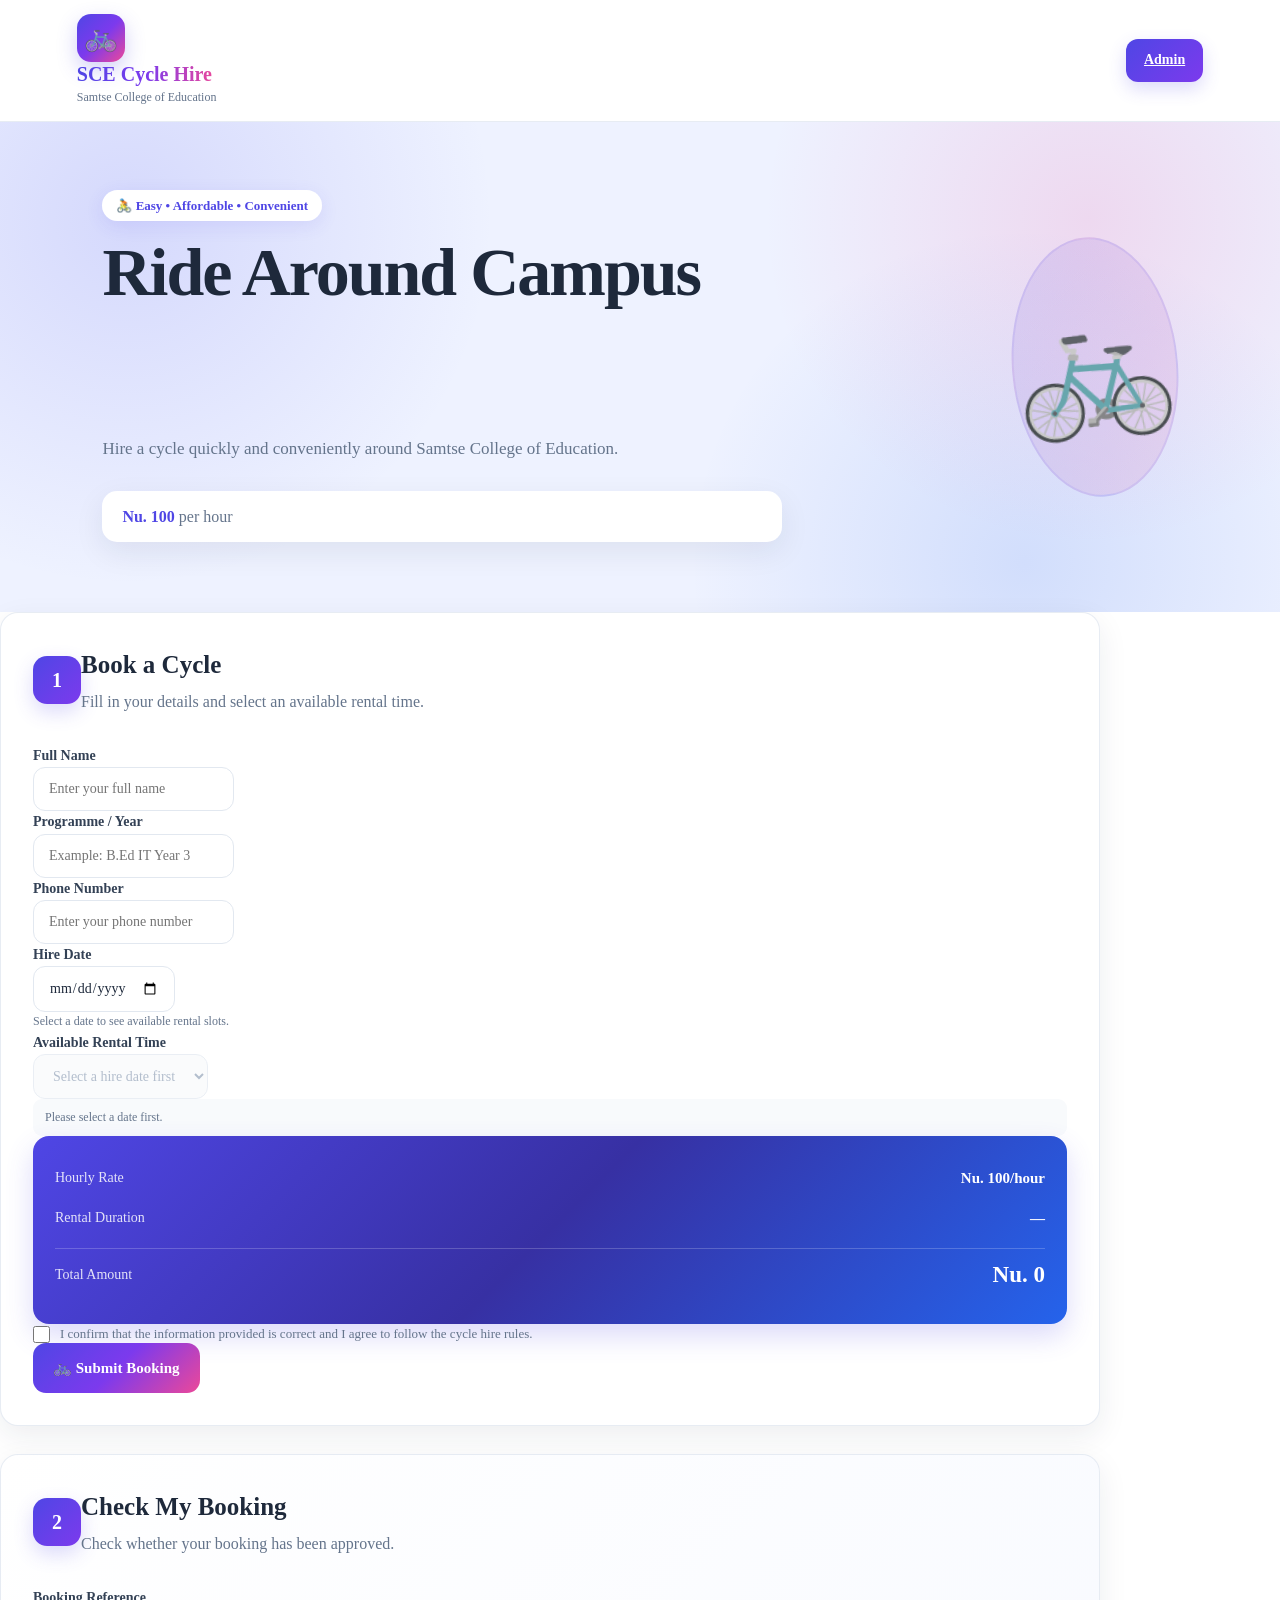
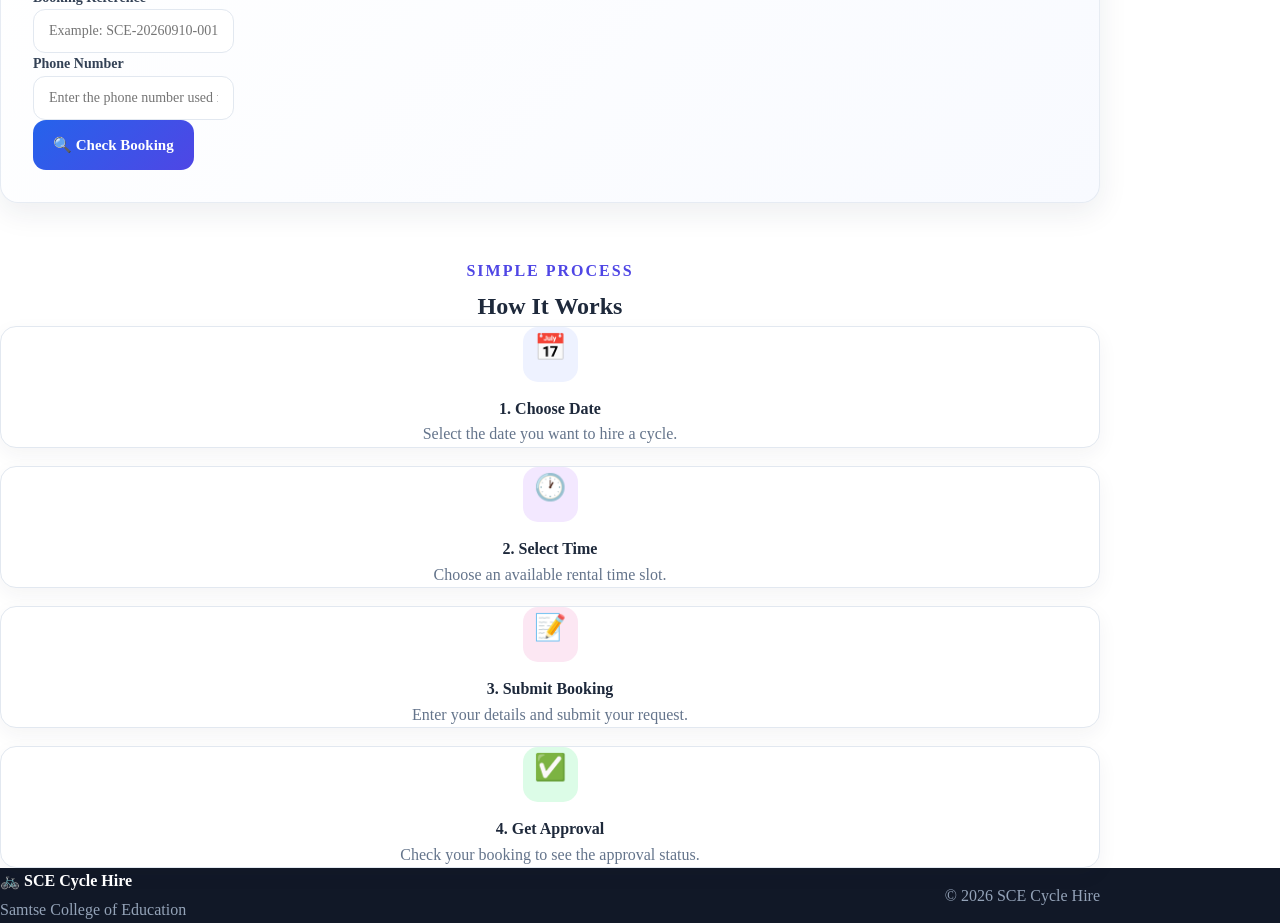
<file: index.html>
<!DOCTYPE html>
<html lang="en">
<head>
    <meta charset="UTF-8">
    <meta name="viewport" content="width=device-width, initial-scale=1.0">

    <title>SCE Cycle Hire</title>

    <link rel="stylesheet" href="style.css">
</head>

<body>

    <!-- =========================
         HEADER
    ========================== -->
    <header class="topbar">

        <div class="brand">
            <div class="brand-icon">🚲</div>

            <div>
                <h1>SCE Cycle Hire</h1>
                <p>Samtse College of Education</p>
            </div>
        </div>

        <a href="admin.html" class="admin-button">
            Admin
        </a>

    </header>


    <!-- =========================
         HERO SECTION
    ========================== -->
    <section class="hero">

        <div class="hero-content">

            <span class="hero-badge">
                🚴 Easy • Affordable • Convenient
            </span>

            <h2>
                Ride Around Campus
                <span>With Ease</span>
            </h2>

            <p>
                Hire a cycle quickly and conveniently around
                Samtse College of Education.
            </p>

            <div class="rate-card">
                <strong>Nu. 100</strong>
                <span>per hour</span>
            </div>

        </div>

        <div class="hero-cycle">
            🚲
        </div>

    </section>


    <!-- =========================
         MAIN CONTENT
    ========================== -->
    <main class="container">

        <!-- =====================
             BOOKING SECTION
        ====================== -->
        <section class="card booking-card">

            <div class="section-heading">

                <div class="section-number">
                    1
                </div>

                <div>
                    <h2>Book a Cycle</h2>
                    <p>
                        Fill in your details and select an available
                        rental time.
                    </p>
                </div>

            </div>


            <form id="bookingForm">

                <!-- Student Name -->
                <div class="form-group">

                    <label for="studentName">
                        Full Name
                    </label>

                    <input
                        type="text"
                        id="studentName"
                        name="studentName"
                        placeholder="Enter your full name"
                        required
                    >

                </div>


                <!-- Programme -->
                <div class="form-group">

                    <label for="programme">
                        Programme / Year
                    </label>

                    <input
                        type="text"
                        id="programme"
                        name="programme"
                        placeholder="Example: B.Ed IT Year 3"
                        required
                    >

                </div>


                <!-- Phone -->
                <div class="form-group">

                    <label for="phone">
                        Phone Number
                    </label>

                    <input
                        type="tel"
                        id="phone"
                        name="phone"
                        placeholder="Enter your phone number"
                        required
                    >

                </div>


                <!-- Hire Date -->
                <div class="form-group">

                    <label for="hireDate">
                        Hire Date
                    </label>

                    <input
                        type="date"
                        id="hireDate"
                        name="hireDate"
                        required
                    >

                    <small>
                        Select a date to see available rental slots.
                    </small>

                </div>


                <!-- Available Slots -->
                <div class="form-group">

                    <label for="timeSlot">
                        Available Rental Time
                    </label>

                    <select
                        id="timeSlot"
                        name="slotId"
                        required
                        disabled
                    >

                        <option value="">
                            Select a hire date first
                        </option>

                    </select>

                    <div
                        id="slotMessage"
                        class="slot-message"
                    >
                        Please select a date first.
                    </div>

                </div>


                <!-- Price Summary -->
                <div class="price-box">

                    <div class="price-row">
                        <span>Hourly Rate</span>
                        <strong>Nu. 100/hour</strong>
                    </div>

                    <div class="price-row">
                        <span>Rental Duration</span>
                        <strong id="durationText">
                            —
                        </strong>
                    </div>

                    <div class="price-row total-row">
                        <span>Total Amount</span>
                        <strong id="totalAmount">
                            Nu. 0
                        </strong>
                    </div>

                </div>


                <!-- Agreement -->
                <div class="agreement">

                    <label>

                        <input
                            type="checkbox"
                            id="agreement"
                            required
                        >

                        <span>
                            I confirm that the information provided
                            is correct and I agree to follow the
                            cycle hire rules.
                        </span>

                    </label>

                </div>


                <!-- Submit -->
                <button
                    type="submit"
                    id="submitButton"
                    class="submit-button"
                >
                    🚲 Submit Booking
                </button>

            </form>

        </section>


        <!-- =====================
             BOOKING RESULT
        ====================== -->
        <section
            id="bookingResult"
            class="card result-card hidden"
        >

            <div class="result-icon">
                ✓
            </div>

            <h2>Booking Submitted!</h2>

            <p>
                Your cycle booking has been successfully submitted.
            </p>


            <div class="booking-reference">

                <span>Booking Reference</span>

                <strong id="bookingId">
                    —
                </strong>

            </div>


            <div class="result-details">

                <div>
                    <span>Status</span>
                    <strong id="resultStatus">
                        Pending
                    </strong>
                </div>

                <div>
                    <span>Hire Date</span>
                    <strong id="resultDate">
                        —
                    </strong>
                </div>

                <div>
                    <span>Rental Time</span>
                    <strong id="resultTime">
                        —
                    </strong>
                </div>

                <div>
                    <span>Duration</span>
                    <strong id="resultDuration">
                        —
                    </strong>
                </div>

                <div>
                    <span>Amount</span>
                    <strong id="resultAmount">
                        —
                    </strong>
                </div>

            </div>


            <p class="result-note">
                Please save your booking reference.
                You can use it below to check your booking status.
            </p>

        </section>


        <!-- =====================
             CHECK BOOKING
        ====================== -->
        <section class="card check-card">

            <div class="section-heading">

                <div class="section-number">
                    2
                </div>

                <div>
                    <h2>Check My Booking</h2>

                    <p>
                        Check whether your booking has been approved.
                    </p>

                </div>

            </div>


            <form id="checkBookingForm">

                <div class="form-group">

                    <label for="checkBookingId">
                        Booking Reference
                    </label>

                    <input
                        type="text"
                        id="checkBookingId"
                        placeholder="Example: SCE-20260910-001"
                        required
                    >

                </div>


                <div class="form-group">

                    <label for="checkPhone">
                        Phone Number
                    </label>

                    <input
                        type="tel"
                        id="checkPhone"
                        placeholder="Enter the phone number used for booking"
                        required
                    >

                </div>


                <button
                    type="submit"
                    class="check-button"
                    id="checkButton"
                >
                    🔍 Check Booking
                </button>

            </form>


            <!-- Status Result -->
            <div
                id="statusResult"
                class="status-result hidden"
            >

                <div class="status-header">

                    <span>
                        Booking Status
                    </span>

                    <strong id="statusBadge">
                        Pending
                    </strong>

                </div>


                <div class="status-details">

                    <div>
                        <span>Booking ID</span>
                        <strong id="statusBookingId">
                            —
                        </strong>
                    </div>

                    <div>
                        <span>Student</span>
                        <strong id="statusStudent">
                            —
                        </strong>
                    </div>

                    <div>
                        <span>Hire Date</span>
                        <strong id="statusDate">
                            —
                        </strong>
                    </div>

                    <div>
                        <span>Rental Time</span>
                        <strong id="statusTime">
                            —
                        </strong>
                    </div>

                    <div>
                        <span>Duration</span>
                        <strong id="statusDuration">
                            —
                        </strong>
                    </div>

                    <div>
                        <span>Amount</span>
                        <strong id="statusAmount">
                            —
                        </strong>
                    </div>

                </div>


                <div
                    id="approvalMessage"
                    class="approval-message"
                >
                    Your booking is waiting for admin approval.
                </div>

            </div>

        </section>


        <!-- =====================
             HOW IT WORKS
        ====================== -->
        <section class="how-section">

            <div class="section-title">

                <span>
                    SIMPLE PROCESS
                </span>

                <h2>
                    How It Works
                </h2>

            </div>


            <div class="steps">

                <div class="step-card">

                    <div class="step-icon">
                        📅
                    </div>

                    <h3>
                        1. Choose Date
                    </h3>

                    <p>
                        Select the date you want to hire a cycle.
                    </p>

                </div>


                <div class="step-card">

                    <div class="step-icon">
                        🕐
                    </div>

                    <h3>
                        2. Select Time
                    </h3>

                    <p>
                        Choose an available rental time slot.
                    </p>

                </div>


                <div class="step-card">

                    <div class="step-icon">
                        📝
                    </div>

                    <h3>
                        3. Submit Booking
                    </h3>

                    <p>
                        Enter your details and submit your request.
                    </p>

                </div>


                <div class="step-card">

                    <div class="step-icon">
                        ✅
                    </div>

                    <h3>
                        4. Get Approval
                    </h3>

                    <p>
                        Check your booking to see the approval status.
                    </p>

                </div>

            </div>

        </section>

    </main>


    <!-- =========================
         FOOTER
    ========================== -->
    <footer>

        <div class="footer-content">

            <div>
                <strong>
                    🚲 SCE Cycle Hire
                </strong>

                <p>
                    Samtse College of Education
                </p>
            </div>

            <p>
                © 2026 SCE Cycle Hire
            </p>

        </div>

    </footer>


    <!-- =========================
         LOADING OVERLAY
    ========================== -->
    <div
        id="loadingOverlay"
        class="loading-overlay hidden"
    >

        <div class="loading-box">

            <div class="loader"></div>

            <p id="loadingText">
                Processing...
            </p>

        </div>

    </div>


    <!-- JavaScript -->
    <script src="script.js"></script>

</body>
</html>
</file>
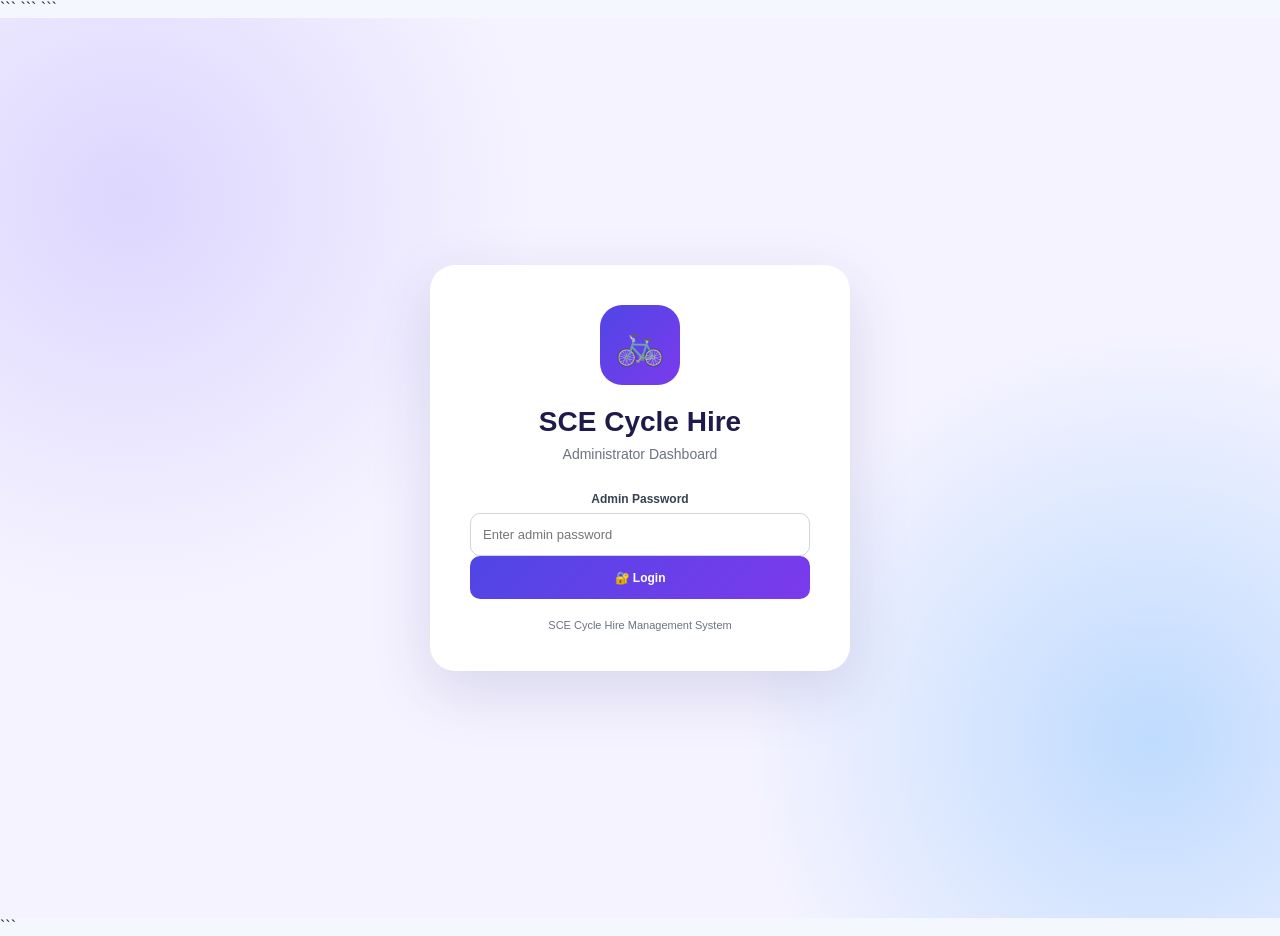
<file: admin.html>
<!DOCTYPE html>

<html lang="en">
<head>
    <meta charset="UTF-8">
    <meta name="viewport" content="width=device-width, initial-scale=1.0">

```
<title>SCE Cycle Hire - Admin</title>

<link rel="stylesheet" href="admin.css">
```

</head>

<body>

```
<!-- =====================================================
     LOGIN SCREEN
====================================================== -->

<section id="loginScreen" class="login-screen">

    <div class="login-card">

        <div class="login-logo">
            🚲
        </div>

        <h1>SCE Cycle Hire</h1>

        <p class="login-subtitle">
            Administrator Dashboard
        </p>

        <form id="loginForm">

            <div class="form-group">

                <label for="adminPassword">
                    Admin Password
                </label>

                <input
                    type="password"
                    id="adminPassword"
                    placeholder="Enter admin password"
                    autocomplete="current-password"
                    required
                >

            </div>

            <button
                type="submit"
                class="primary-button login-button"
            >
                🔐 Login
            </button>

        </form>

        <p class="login-help">
            SCE Cycle Hire Management System
        </p>

    </div>

</section>


<!-- =====================================================
     ADMIN APPLICATION
====================================================== -->

<div id="adminApp" class="admin-app hidden">


    <!-- =================================================
         SIDEBAR
    ================================================== -->

    <aside class="sidebar">

        <div class="sidebar-brand">

            <div class="brand-icon">
                🚲
            </div>

            <div>
                <h2>SCE Cycle Hire</h2>
                <span>Admin Panel</span>
            </div>

        </div>


        <nav class="sidebar-nav">

            <button
                class="nav-item active"
                data-page="dashboardPage"
            >
                <span class="nav-icon">📊</span>
                <span>Dashboard</span>
            </button>


            <button
                class="nav-item"
                data-page="slotsPage"
            >
                <span class="nav-icon">🕒</span>
                <span>Rental Slots</span>
            </button>


            <button
                class="nav-item"
                data-page="bookingsPage"
            >
                <span class="nav-icon">📋</span>
                <span>Bookings</span>
            </button>


            <a
                href="index.html"
                class="nav-item student-link"
            >
                <span class="nav-icon">🎓</span>
                <span>Student Booking</span>
            </a>


            <button
                class="nav-item logout-item"
                id="logoutButton"
            >
                <span class="nav-icon">🚪</span>
                <span>Logout</span>
            </button>

        </nav>


        <div class="sidebar-footer">

            <div class="admin-profile">

                <div class="profile-icon">
                    A
                </div>

                <div>
                    <strong>Administrator</strong>
                    <span>SCE Cycle Hire</span>
                </div>

            </div>

        </div>

    </aside>


    <!-- =================================================
         MAIN CONTENT
    ================================================== -->

    <main class="main-content">


        <!-- =============================================
             TOP BAR
        ============================================== -->

        <header class="topbar">

            <div>

                <p class="topbar-label">
                    Management System
                </p>

                <h1 id="pageTitle">
                    Dashboard
                </h1>

            </div>


            <div class="topbar-actions">

                <a
                    href="index.html"
                    class="view-student-button"
                >
                    🌐 Student Site
                </a>

                <button
                    id="refreshButton"
                    class="refresh-button"
                    title="Refresh data"
                >
                    🔄
                </button>

            </div>

        </header>


        <!-- =================================================
             DASHBOARD PAGE
        ================================================== -->

        <section
            id="dashboardPage"
            class="admin-page active-page"
        >

            <div class="page-intro">

                <div>

                    <h2>
                        Welcome back 👋
                    </h2>

                    <p>
                        Manage cycle bookings, rental slots and student requests.
                    </p>

                </div>

                <div class="today-date" id="dashboardDate">
                    —
                </div>

            </div>


            <!-- STAT CARDS -->

            <div class="stats-grid">


                <div class="stat-card purple-card">

                    <div class="stat-icon">
                        📋
                    </div>

                    <div class="stat-content">

                        <span>Total Bookings</span>

                        <strong id="totalBookings">
                            0
                        </strong>

                    </div>

                </div>


                <div class="stat-card blue-card">

                    <div class="stat-icon">
                        📅
                    </div>

                    <div class="stat-content">

                        <span>Today's Bookings</span>

                        <strong id="todayBookings">
                            0
                        </strong>

                    </div>

                </div>


                <div class="stat-card orange-card">

                    <div class="stat-icon">
                        🚴
                    </div>

                    <div class="stat-content">

                        <span>Ongoing Rentals</span>

                        <strong id="ongoingBookings">
                            0
                        </strong>

                    </div>

                </div>


                <div class="stat-card green-card">

                    <div class="stat-icon">
                        💰
                    </div>

                    <div class="stat-content">

                        <span>Total Earnings</span>

                        <strong>
                            Nu. <span id="totalEarnings">0</span>
                        </strong>

                    </div>

                </div>

            </div>


            <!-- DASHBOARD TWO COLUMN -->

            <div class="dashboard-grid">


                <!-- CYCLE STATUS -->

                <div class="panel cycle-status-panel">

                    <div class="panel-header">

                        <div>

                            <h3>
                                Cycle Status
                            </h3>

                            <p>
                                Current rental availability
                            </p>

                        </div>

                        <span
                            id="adminCycleStatus"
                            class="status-pill available"
                        >
                            Available
                        </span>

                    </div>


                    <div class="cycle-visual">

                        <div class="big-cycle">
                            🚲
                        </div>

                        <div>

                            <strong>
                                Campus Cycles
                            </strong>

                            <p id="cycleStatusText">
                                Ready for student bookings
                            </p>

                        </div>

                    </div>

                </div>


                <!-- QUICK ACTIONS -->

                <div class="panel">

                    <div class="panel-header">

                        <div>

                            <h3>
                                Quick Actions
                            </h3>

                            <p>
                                Frequently used tools
                            </p>

                        </div>

                    </div>


                    <div class="quick-actions">

                        <button
                            class="quick-action"
                            data-go-page="slotsPage"
                        >
                            <span>🕒</span>
                            <div>
                                <strong>Add Rental Slot</strong>
                                <small>Create a new time slot</small>
                            </div>
                        </button>


                        <button
                            class="quick-action"
                            data-go-page="bookingsPage"
                        >
                            <span>📋</span>
                            <div>
                                <strong>View Bookings</strong>
                                <small>Manage student requests</small>
                            </div>
                        </button>


                        <a
                            href="index.html"
                            class="quick-action"
                        >
                            <span>🎓</span>
                            <div>
                                <strong>Student Site</strong>
                                <small>Open booking page</small>
                            </div>
                        </a>

                    </div>

                </div>

            </div>


            <!-- RECENT BOOKINGS -->

            <div class="panel">

                <div class="panel-header">

                    <div>

                        <h3>
                            Recent Bookings
                        </h3>

                        <p>
                            Latest student booking requests
                        </p>

                    </div>

                    <button
                        class="text-button"
                        data-go-page="bookingsPage"
                    >
                        View All →
                    </button>

                </div>


                <div class="table-wrapper">

                    <table>

                        <thead>

                            <tr>
                                <th>Booking ID</th>
                                <th>Student</th>
                                <th>Date</th>
                                <th>Time</th>
                                <th>Amount</th>
                                <th>Status</th>
                            </tr>

                        </thead>

                        <tbody id="recentBookingTable">

                            <tr>
                                <td colspan="6" class="empty-table">
                                    Loading bookings...
                                </td>
                            </tr>

                        </tbody>

                    </table>

                </div>

            </div>

        </section>


        <!-- =================================================
             RENTAL SLOTS PAGE
        ================================================== -->

        <section
            id="slotsPage"
            class="admin-page"
        >

            <div class="page-intro">

                <div>

                    <h2>
                        Rental Slots 🕒
                    </h2>

                    <p>
                        Create and manage available cycle rental times.
                    </p>

                </div>

            </div>


            <!-- ADD SLOT -->

            <div class="panel">

                <div class="panel-header">

                    <div>

                        <h3>
                            Add Rental Slot
                        </h3>

                        <p>
                            Create a time slot students can book.
                        </p>

                    </div>

                    <div class="rate-display">
                        Nu. 100/hour
                    </div>

                </div>


                <form id="slotForm">

                    <div class="form-grid">


                        <div class="form-group">

                            <label for="slotDate">
                                Rental Date
                            </label>

                            <input
                                type="date"
                                id="slotDate"
                                required
                            >

                        </div>


                        <div class="form-group">

                            <label for="slotStartTime">
                                Start Time
                            </label>

                            <input
                                type="time"
                                id="slotStartTime"
                                required
                            >

                        </div>


                        <div class="form-group">

                            <label for="slotEndTime">
                                End Time
                            </label>

                            <input
                                type="time"
                                id="slotEndTime"
                                required
                            >

                        </div>


                        <div class="form-group">

                            <label>
                                Duration / Price
                            </label>

                            <div
                                id="slotPreview"
                                class="input-preview"
                            >
                                Select start and end time
                            </div>

                        </div>


                    </div>


                    <div class="form-actions">

                        <button
                            type="submit"
                            id="addSlotButton"
                            class="primary-button"
                        >
                            ➕ Add Rental Slot
                        </button>

                    </div>

                </form>

            </div>


            <!-- SLOT FILTER -->

            <div class="panel">

                <div class="panel-header">

                    <div>

                        <h3>
                            Rental Slots
                        </h3>

                        <p>
                            Manage your available rental schedule.
                        </p>

                    </div>

                    <div class="filter-inline">

                        <label for="slotDateFilter">
                            Date
                        </label>

                        <input
                            type="date"
                            id="slotDateFilter"
                        >

                        <button
                            id="clearSlotFilter"
                            class="small-button"
                            type="button"
                        >
                            Clear
                        </button>

                    </div>

                </div>


                <div class="table-wrapper">

                    <table>

                        <thead>

                            <tr>
                                <th>Date</th>
                                <th>Time</th>
                                <th>Duration</th>
                                <th>Rate</th>
                                <th>Status</th>
                                <th>Action</th>
                            </tr>

                        </thead>

                        <tbody id="slotTable">

                            <tr>
                                <td colspan="6" class="empty-table">
                                    Loading rental slots...
                                </td>
                            </tr>

                        </tbody>

                    </table>

                </div>

            </div>

        </section>


        <!-- =================================================
             BOOKINGS PAGE
        ================================================== -->

        <section
            id="bookingsPage"
            class="admin-page"
        >

            <div class="page-intro">

                <div>

                    <h2>
                        Student Bookings 📋
                    </h2>

                    <p>
                        Review and manage all cycle hire requests.
                    </p>

                </div>

            </div>


            <!-- FILTERS -->

            <div class="panel">

                <div class="filters">

                    <div class="filter-group search-filter">

                        <label for="bookingSearch">
                            Search
                        </label>

                        <input
                            type="search"
                            id="bookingSearch"
                            placeholder="Booking ID, student name or phone..."
                        >

                    </div>


                    <div class="filter-group">

                        <label for="bookingDateFilter">
                            Date
                        </label>

                        <input
                            type="date"
                            id="bookingDateFilter"
                        >

                    </div>


                    <div class="filter-group">

                        <label for="bookingStatusFilter">
                            Status
                        </label>

                        <select id="bookingStatusFilter">

                            <option value="">
                                All Statuses
                            </option>

                            <option value="Pending">
                                Pending
                            </option>

                            <option value="Approved">
                                Approved
                            </option>

                            <option value="Rejected">
                                Rejected
                            </option>

                            <option value="Ongoing">
                                Ongoing
                            </option>

                            <option value="Returned">
                                Returned
                            </option>

                            <option value="Cancelled">
                                Cancelled
                            </option>

                        </select>

                    </div>


                    <div class="filter-actions">

                        <button
                            id="clearBookingFilters"
                            class="secondary-button"
                            type="button"
                        >
                            Clear Filters
                        </button>

                    </div>

                </div>

            </div>


            <!-- BOOKINGS TABLE -->

            <div class="panel">

                <div class="panel-header">

                    <div>

                        <h3>
                            All Bookings
                        </h3>

                        <p id="bookingCount">
                            Loading...
                        </p>

                    </div>

                    <button
                        id="refreshBookingsButton"
                        class="small-button"
                        type="button"
                    >
                        🔄 Refresh
                    </button>

                </div>


                <div class="table-wrapper">

                    <table class="booking-table">

                        <thead>

                            <tr>
                                <th>Booking</th>
                                <th>Student</th>
                                <th>Programme</th>
                                <th>Date</th>
                                <th>Rental Time</th>
                                <th>Duration</th>
                                <th>Amount</th>
                                <th>Status</th>
                                <th>Action</th>
                            </tr>

                        </thead>

                        <tbody id="bookingTable">

                            <tr>
                                <td colspan="9" class="empty-table">
                                    Loading bookings...
                                </td>
                            </tr>

                        </tbody>

                    </table>

                </div>

            </div>

        </section>


    </main>

</div>


<!-- =====================================================
     TOAST NOTIFICATION
====================================================== -->

<div
    id="toast"
    class="toast"
>

    <div
        id="toastIcon"
        class="toast-icon"
    >
        ✓
    </div>

    <div>

        <strong id="toastTitle">
            Success
        </strong>

        <p id="toastMessage">
            Operation completed.
        </p>

    </div>

    <button
        id="toastClose"
        class="toast-close"
        type="button"
    >
        ×
    </button>

</div>


<!-- =====================================================
     LOADING OVERLAY
====================================================== -->

<div
    id="loadingOverlay"
    class="loading-overlay hidden"
>

    <div class="loading-box">

        <div class="loading-spinner"></div>

        <p id="loadingText">
            Loading...
        </p>

    </div>

</div>


<!-- =====================================================
     ADMIN JAVASCRIPT
====================================================== -->

<script src="admin.js"></script>
```

</body>
</html>
</file>
<file: style.css>
/* =========================================================
SCE CYCLE HIRE
STUDENT WEBSITE STYLES
FULLY RESPONSIVE VERSION
========================================================= */

:root {
--primary: #4f46e5;
--primary-dark: #3730a3;
--secondary: #7c3aed;
--blue: #2563eb;
--pink: #ec4899;
--orange: #f97316;

```
--background: #f5f7ff;
--white: #ffffff;
--text: #1e293b;
--muted: #64748b;
--border: #e2e8f0;

--success: #16a34a;
--danger: #dc2626;
--warning: #d97706;

--shadow: 0 10px 30px rgba(30, 41, 59, 0.08);
--radius: 18px;
```

}

/* =========================================================
RESET
========================================================= */

* {
  margin: 0;
  padding: 0;
  box-sizing: border-box;
  }

html {
scroll-behavior: smooth;
width: 100%;
overflow-x: hidden;
}

body {
width: 100%;
min-width: 0;

```
font-family:
    Inter,
    "Segoe UI",
    Arial,
    sans-serif;

background: var(--background);
color: var(--text);
line-height: 1.6;

overflow-x: hidden;
```

}

img,
svg,
video {
max-width: 100%;
}

button,
input,
select {
max-width: 100%;
}

/* =========================================================
TOPBAR
========================================================= */

.topbar {
position: sticky;
top: 0;
z-index: 1000;

```
width: 100%;

display: flex;
align-items: center;
justify-content: space-between;

gap: 15px;

padding: 14px 6%;

background: rgba(255, 255, 255, 0.94);
backdrop-filter: blur(12px);
-webkit-backdrop-filter: blur(12px);

border-bottom: 1px solid rgba(226, 232, 240, 0.8);
```

}

/* Brand */

.brand {
min-width: 0;

```
display: flex;
align-items: center;

gap: 12px;
```

}

.brand-icon {
width: 48px;
height: 48px;

```
min-width: 48px;

display: flex;
align-items: center;
justify-content: center;

border-radius: 14px;

font-size: 27px;

background:
    linear-gradient(
        135deg,
        #4f46e5,
        #7c3aed,
        #ec4899
    );

box-shadow:
    0 8px 20px rgba(79, 70, 229, 0.25);
```

}

.brand > div:last-child {
min-width: 0;
}

.brand h1 {
font-size: 20px;
line-height: 1.2;
font-weight: 800;

```
white-space: nowrap;

background:
    linear-gradient(
        90deg,
        #4f46e5,
        #7c3aed,
        #ec4899
    );

-webkit-background-clip: text;
-webkit-text-fill-color: transparent;
```

}

.brand p {
color: var(--muted);
font-size: 12px;
margin-top: 2px;

```
white-space: nowrap;
```

}

/* Admin button */

.admin-button {
flex-shrink: 0;

```
text-decoration: none;

padding: 10px 18px;

border-radius: 12px;

color: white;
font-size: 14px;
font-weight: 700;

background:
    linear-gradient(
        135deg,
        var(--primary),
        var(--secondary)
    );

box-shadow:
    0 7px 18px rgba(79, 70, 229, 0.2);

transition: 0.25s ease;
```

}

.admin-button:hover {
transform: translateY(-2px);

```
box-shadow:
    0 10px 24px rgba(79, 70, 229, 0.3);
```

}

/* =========================================================
HERO
========================================================= */

.hero {
position: relative;
overflow: hidden;

```
width: 100%;
min-height: 430px;

display: flex;
align-items: center;
justify-content: space-between;

gap: 40px;

padding: 70px 8%;

background:
    radial-gradient(
        circle at 10% 20%,
        rgba(99, 102, 241, 0.18),
        transparent 30%
    ),
    radial-gradient(
        circle at 85% 20%,
        rgba(236, 72, 153, 0.15),
        transparent 28%
    ),
    radial-gradient(
        circle at 80% 90%,
        rgba(37, 99, 235, 0.14),
        transparent 30%
    ),
    #eef2ff;
```

}

.hero-content {
width: 100%;
max-width: 680px;

```
min-width: 0;

position: relative;
z-index: 2;
```

}

.hero-badge {
max-width: 100%;

```
display: inline-flex;
align-items: center;

padding: 8px 14px;

border-radius: 50px;

background: white;

color: var(--primary);

font-size: 13px;
font-weight: 700;

box-shadow:
    0 5px 18px rgba(79, 70, 229, 0.1);

margin-bottom: 18px;
```

}

.hero h2 {
font-size: clamp(40px, 6vw, 68px);

```
line-height: 1.05;

font-weight: 900;

letter-spacing: -2px;

overflow-wrap: break-word;
```

}

.hero h2 span {
display: block;

```
background:
    linear-gradient(
        90deg,
        #4f46e5,
        #7c3aed,
        #ec4899,
        #f97316
    );

background-size: 250%;

-webkit-background-clip: text;
-webkit-text-fill-color: transparent;

animation: gradientMove 5s ease infinite;
```

}

@keyframes gradientMove {

```
0% {
    background-position: 0%;
}

50% {
    background-position: 100%;
}

100% {
    background-position: 0%;
}
```

}

.hero p {
width: 100%;
max-width: 600px;

```
margin-top: 18px;

color: var(--muted);

font-size: 17px;
```

}

/* Rate */

.rate-card {
max-width: 100%;

```
display: inline-flex;
align-items: baseline;

gap: 8px;

margin-top: 28px;

padding: 13px 20px;

border-radius: 15px;

background: white;

box-shadow: var(--shadow);
```

}

.rate-card strong {
color: var(--primary);

```
font-size: 25px;
```

}

.rate-card span {
color: var(--muted);

```
font-size: 14px;
```

}

/* Hero cycle */

.hero-cycle {
flex-shrink: 0;

```
width: 260px;
height: 260px;

display: flex;
align-items: center;
justify-content: center;

border-radius: 50%;

background:
    linear-gradient(
        135deg,
        rgba(79, 70, 229, 0.12),
        rgba(236, 72, 153, 0.12)
    );

border: 2px solid rgba(79, 70, 229, 0.1);

font-size: 130px;

transform: rotate(-5deg);

animation: floatCycle 4s ease-in-out infinite;
```

}

@keyframes floatCycle {

```
0%,
100% {
    transform: translateY(0) rotate(-5deg);
}

50% {
    transform: translateY(-12px) rotate(3deg);
}
```

}

/* =========================================================
MAIN CONTAINER
========================================================= */

.container {
width: min(1100px, 92%);

```
margin: 45px auto 70px;

min-width: 0;
```

}

/* =========================================================
CARDS
========================================================= */

.card {
position: relative;

```
width: 100%;
min-width: 0;

background: var(--white);

border-radius: var(--radius);

padding: 32px;

margin-bottom: 28px;

box-shadow: var(--shadow);

border: 1px solid rgba(226, 232, 240, 0.8);

overflow: hidden;
```

}

.card::before {
content: "";

```
position: absolute;

top: 0;
left: 0;

width: 100%;
height: 4px;

background:
    linear-gradient(
        90deg,
        #4f46e5,
        #7c3aed,
        #ec4899,
        #f97316
    );
```

}

/* =========================================================
SECTION HEADING
========================================================= */

.section-heading {
display: flex;
align-items: center;

```
gap: 15px;

margin-bottom: 30px;

min-width: 0;
```

}

.section-number {
min-width: 48px;
width: 48px;
height: 48px;

```
flex-shrink: 0;

display: flex;
align-items: center;
justify-content: center;

border-radius: 14px;

color: white;

font-size: 20px;
font-weight: 800;

background:
    linear-gradient(
        135deg,
        var(--primary),
        var(--secondary)
    );

box-shadow:
    0 8px 20px rgba(79, 70, 229, 0.2);
```

}

.section-heading > div:last-child {
min-width: 0;
}

.section-heading h2 {
font-size: 25px;

```
line-height: 1.2;

font-weight: 800;

overflow-wrap: break-word;
```

}

.section-heading p {
color: var(--muted);

```
font-size: 14px;

margin-top: 4px;

overflow-wrap: break-word;
```

}

/* =========================================================
FORM
========================================================= */

.form-group {
width: 100%;

```
margin-bottom: 21px;

min-width: 0;
```

}

.form-group label {
display: block;

```
margin-bottom: 8px;

color: #334155;

font-size: 14px;

font-weight: 700;
```

}

.form-group small {
display: block;

```
margin-top: 6px;

color: var(--muted);

font-size: 12px;
```

}

input,
select {
display: block;

```
width: 100%;
min-width: 0;

padding: 13px 15px;

border: 1.5px solid var(--border);

border-radius: 12px;

outline: none;

background: #fff;

color: var(--text);

font-family: inherit;

font-size: 14px;

transition: 0.2s ease;

appearance: auto;
```

}

input:hover,
select:hover {
border-color: #a5b4fc;
}

input:focus,
select:focus {
border-color: var(--primary);

```
box-shadow:
    0 0 0 4px rgba(79, 70, 229, 0.08);
```

}

select:disabled {
background: #f8fafc;

```
cursor: not-allowed;

color: #94a3b8;
```

}

/* =========================================================
SLOT MESSAGE
========================================================= */

.slot-message {
width: 100%;

```
margin-top: 8px;

padding: 9px 12px;

border-radius: 9px;

background: #f8fafc;

color: var(--muted);

font-size: 12px;

overflow-wrap: break-word;
```

}

.slot-message.success {
color: #166534;

```
background: #f0fdf4;
```

}

.slot-message.warning {
color: #92400e;

```
background: #fffbeb;
```

}

.slot-message.error {
color: #991b1b;

```
background: #fef2f2;
```

}

/* =========================================================
PRICE BOX
========================================================= */

.price-box {
width: 100%;

```
margin: 28px 0;

padding: 22px;

border-radius: 16px;

color: white;

background:
    linear-gradient(
        135deg,
        #4f46e5,
        #3730a3,
        #2563eb
    );

box-shadow:
    0 12px 28px rgba(79, 70, 229, 0.2);
```

}

.price-row {
display: flex;
justify-content: space-between;
align-items: center;

```
gap: 15px;

padding: 8px 0;

font-size: 14px;
```

}

.price-row span {
opacity: 0.85;

```
min-width: 0;
```

}

.price-row strong {
font-size: 15px;

```
text-align: right;

flex-shrink: 0;
```

}

.total-row {
margin-top: 10px;

```
padding-top: 15px;

border-top: 1px solid rgba(255, 255, 255, 0.2);
```

}

.total-row strong {
font-size: 23px;
}

/* =========================================================
AGREEMENT
========================================================= */

.agreement {
width: 100%;

```
margin: 22px 0;
```

}

.agreement label {
display: flex;

```
align-items: flex-start;

gap: 10px;

cursor: pointer;

color: var(--muted);

font-size: 13px;

line-height: 1.5;
```

}

.agreement input {
width: 17px;
height: 17px;

```
min-width: 17px;

margin-top: 2px;

padding: 0;

accent-color: var(--primary);

flex-shrink: 0;
```

}

/* =========================================================
BUTTONS
========================================================= */

.submit-button,
.check-button {
display: block;

```
width: 100%;

min-height: 50px;

border: none;

padding: 15px 20px;

border-radius: 13px;

color: white;

font-family: inherit;

font-size: 15px;

font-weight: 800;

cursor: pointer;

transition: 0.25s ease;

-webkit-tap-highlight-color: transparent;
```

}

.submit-button {
background:
linear-gradient(
135deg,
#4f46e5,
#7c3aed,
#ec4899
);

```
box-shadow:
    0 10px 25px rgba(79, 70, 229, 0.25);
```

}

.check-button {
background:
linear-gradient(
135deg,
#2563eb,
#4f46e5
);
}

.submit-button:hover,
.check-button:hover {
transform: translateY(-2px);

```
box-shadow:
    0 12px 28px rgba(79, 70, 229, 0.3);
```

}

.submit-button:active,
.check-button:active {
transform: translateY(0);
}

button:disabled {
opacity: 0.6;

```
cursor: not-allowed;

transform: none !important;
```

}

/* =========================================================
RESULT CARD
========================================================= */

.result-card {
text-align: center;

```
background:
    linear-gradient(
        135deg,
        #ffffff,
        #f5f3ff
    );
```

}

.result-icon {
width: 65px;
height: 65px;

```
display: flex;
align-items: center;
justify-content: center;

margin: 0 auto 15px;

border-radius: 50%;

background: #dcfce7;

color: var(--success);

font-size: 30px;
font-weight: 900;
```

}

.result-card h2 {
font-size: 27px;

```
margin-bottom: 5px;

overflow-wrap: break-word;
```

}

.result-card > p {
color: var(--muted);

```
font-size: 14px;

overflow-wrap: break-word;
```

}

/* Booking reference */

.booking-reference {
width: 100%;
max-width: 450px;

```
margin: 25px auto;

padding: 18px;

border-radius: 14px;

background: white;

border: 2px dashed #a5b4fc;

overflow: hidden;
```

}

.booking-reference span {
display: block;

```
color: var(--muted);

font-size: 12px;

margin-bottom: 5px;
```

}

.booking-reference strong {
display: block;

```
color: var(--primary);

font-size: 23px;

letter-spacing: 1px;

overflow-wrap: anywhere;
```

}

/* Result details */

.result-details {
display: grid;

```
grid-template-columns: repeat(5, minmax(0, 1fr));

gap: 12px;

margin-top: 20px;
```

}

.result-details div {
min-width: 0;

```
padding: 15px 10px;

border-radius: 12px;

background: white;

border: 1px solid var(--border);
```

}

.result-details span,
.status-details span {
display: block;

```
color: var(--muted);

font-size: 11px;

margin-bottom: 4px;
```

}

.result-details strong,
.status-details strong {
font-size: 13px;

```
word-break: break-word;

overflow-wrap: anywhere;
```

}

.result-note {
margin-top: 22px !important;

```
padding: 12px;

border-radius: 10px;

background: #eef2ff;

color: #4338ca !important;

font-size: 13px !important;

overflow-wrap: break-word;
```

}

/* =========================================================
CHECK BOOKING
========================================================= */

.check-card {
background:
linear-gradient(
135deg,
#ffffff,
#f8faff
);
}

/* =========================================================
STATUS RESULT
========================================================= */

.status-result {
width: 100%;

```
margin-top: 25px;

padding: 20px;

border-radius: 15px;

background: #f8fafc;

border: 1px solid var(--border);

overflow: hidden;
```

}

.status-header {
display: flex;

```
align-items: center;

justify-content: space-between;

gap: 15px;

padding-bottom: 15px;

border-bottom: 1px solid var(--border);
```

}

.status-header span {
font-weight: 800;

```
min-width: 0;
```

}

.status-header strong {
display: inline-flex;

```
align-items: center;

justify-content: center;

padding: 6px 13px;

border-radius: 50px;

background: #fef3c7;

color: #92400e;

font-size: 12px;

flex-shrink: 0;
```

}

.status-header strong.approved {
background: #dcfce7;
color: #166534;
}

.status-header strong.rejected,
.status-header strong.cancelled {
background: #fee2e2;
color: #991b1b;
}

.status-header strong.ongoing {
background: #dbeafe;
color: #1e40af;
}

.status-header strong.returned {
background: #ede9fe;
color: #5b21b6;
}

.status-details {
display: grid;

```
grid-template-columns: repeat(3, minmax(0, 1fr));

gap: 12px;

margin-top: 18px;
```

}

.status-details div {
min-width: 0;

```
padding: 12px;

border-radius: 10px;

background: white;

border: 1px solid var(--border);
```

}

/* Approval message */

.approval-message {
margin-top: 18px;

```
padding: 13px 15px;

border-radius: 10px;

background: #fffbeb;

color: #92400e;

font-size: 13px;

font-weight: 600;

overflow-wrap: break-word;
```

}

.approval-message.approved {
background: #f0fdf4;

```
color: #166534;
```

}

.approval-message.rejected,
.approval-message.cancelled {
background: #fef2f2;

```
color: #991b1b;
```

}

.approval-message.ongoing {
background: #eff6ff;

```
color: #1e40af;
```

}

.approval-message.returned {
background: #f5f3ff;

```
color: #5b21b6;
```

}

/* =========================================================
HOW IT WORKS
========================================================= */

.how-section {
margin-top: 55px;
}

.section-title {
text-align: center;

```
margin-bottom: 28px;
```

}

.section-title span {
color: var(--primary);

```
font-size: 11px;

font-weight: 800;

letter-spacing: 2px;
```

}

.section-title h2 {
margin-top: 4px;

```
font-size: 30px;

font-weight: 900;
```

}

.steps {
display: grid;

```
grid-template-columns: repeat(4, minmax(0, 1fr));

gap: 18px;
```

}

.step-card {
min-width: 0;

```
padding: 25px 20px;

text-align: center;

background: white;

border-radius: 16px;

border: 1px solid var(--border);

box-shadow:
    0 7px 20px rgba(30, 41, 59, 0.05);

transition: 0.25s ease;
```

}

.step-card:hover {
transform: translateY(-5px);

```
box-shadow:
    0 14px 28px rgba(30, 41, 59, 0.09);
```

}

.step-icon {
width: 55px;
height: 55px;

```
display: flex;
align-items: center;
justify-content: center;

margin: 0 auto 14px;

border-radius: 15px;

background: #eef2ff;

font-size: 26px;
```

}

.step-card:nth-child(2) .step-icon {
background: #f3e8ff;
}

.step-card:nth-child(3) .step-icon {
background: #fce7f3;
}

.step-card:nth-child(4) .step-icon {
background: #dcfce7;
}

.step-card h3 {
font-size: 16px;

```
margin-bottom: 6px;

overflow-wrap: break-word;
```

}

.step-card p {
color: var(--muted);

```
font-size: 13px;

overflow-wrap: break-word;
```

}

/* =========================================================
FOOTER
========================================================= */

footer {
width: 100%;

```
padding: 30px 6%;

background: #111827;

color: white;
```

}

.footer-content {
width: min(1100px, 92%);

```
margin: auto;

display: flex;

justify-content: space-between;

align-items: center;

gap: 20px;

min-width: 0;
```

}

.footer-content > div {
min-width: 0;
}

.footer-content strong {
font-size: 16px;
}

.footer-content p {
color: #94a3b8;

```
font-size: 12px;

margin-top: 3px;

overflow-wrap: break-word;
```

}

.footer-content > p {
margin-top: 0;

```
flex-shrink: 0;
```

}

/* =========================================================
LOADING OVERLAY
========================================================= */

.loading-overlay {
position: fixed;

```
inset: 0;

z-index: 9999;

display: flex;

align-items: center;
justify-content: center;

padding: 20px;

background: rgba(15, 23, 42, 0.55);

backdrop-filter: blur(5px);
-webkit-backdrop-filter: blur(5px);
```

}

.loading-box {
width: min(210px, 90vw);

```
padding: 28px;

text-align: center;

border-radius: 18px;

background: white;

box-shadow:
    0 20px 50px rgba(0, 0, 0, 0.2);
```

}

.loader {
width: 42px;
height: 42px;

```
margin: 0 auto 15px;

border: 4px solid #e0e7ff;

border-top-color: var(--primary);

border-radius: 50%;

animation: spin 0.8s linear infinite;
```

}

.loading-box p {
color: var(--text);

```
font-size: 14px;

font-weight: 700;

overflow-wrap: break-word;
```

}

@keyframes spin {
to {
transform: rotate(360deg);
}
}

/* =========================================================
UTILITY
========================================================= */

.hidden {
display: none !important;
}

/* =========================================================
LARGE TABLET / SMALL LAPTOP
========================================================= */

@media (max-width: 1000px) {

```
.hero {
    padding-left: 6%;
    padding-right: 6%;
}

.hero-cycle {
    width: 220px;
    height: 220px;

    font-size: 105px;
}

.result-details {
    grid-template-columns: repeat(3, minmax(0, 1fr));
}

.steps {
    grid-template-columns: repeat(2, minmax(0, 1fr));
}
```

}

/* =========================================================
TABLET
========================================================= */

@media (max-width: 800px) {

```
.topbar {
    padding: 12px 5%;
}

.hero {
    min-height: auto;

    flex-direction: column;

    align-items: center;

    text-align: center;

    padding: 55px 6%;
}

.hero-content {
    max-width: 700px;
}

.hero-badge {
    justify-content: center;
}

.hero p {
    margin-left: auto;
    margin-right: auto;
}

.rate-card {
    margin-left: auto;
    margin-right: auto;
}

.hero-cycle {
    width: 190px;
    height: 190px;

    font-size: 90px;
}

.container {
    width: 94%;

    margin-top: 35px;
}

.card {
    padding: 28px 24px;
}

.result-details {
    grid-template-columns: repeat(2, minmax(0, 1fr));
}

.status-details {
    grid-template-columns: repeat(2, minmax(0, 1fr));
}
```

}

/* =========================================================
MOBILE
========================================================= */

@media (max-width: 650px) {

```
.topbar {
    padding: 11px 4%;

    gap: 10px;
}

.brand {
    gap: 9px;

    min-width: 0;
}

.brand-icon {
    width: 42px;
    height: 42px;

    min-width: 42px;

    font-size: 23px;

    border-radius: 12px;
}

.brand h1 {
    font-size: 17px;
}

.brand p {
    font-size: 10px;
}

.admin-button {
    padding: 8px 12px;

    font-size: 12px;

    border-radius: 10px;
}

/* HERO */

.hero {
    padding: 45px 6% 42px;

    gap: 0;
}

.hero-badge {
    padding: 7px 11px;

    font-size: 11px;

    margin-bottom: 16px;
}

.hero h2 {
    font-size: clamp(36px, 11vw, 48px);

    letter-spacing: -1.5px;
}

.hero p {
    font-size: 15px;

    line-height: 1.55;

    margin-top: 15px;
}

.rate-card {
    margin-top: 22px;

    padding: 11px 16px;
}

.rate-card strong {
    font-size: 22px;
}

.rate-card span {
    font-size: 13px;
}

.hero-cycle {
    width: 145px;
    height: 145px;

    margin-top: 28px;

    font-size: 68px;
}

/* MAIN */

.container {
    width: 94%;

    margin: 25px auto 50px;
}

/* CARDS */

.card {
    padding: 22px 17px;

    border-radius: 15px;

    margin-bottom: 20px;
}

/* HEADINGS */

.section-heading {
    align-items: flex-start;

    gap: 11px;

    margin-bottom: 24px;
}

.section-number {
    width: 40px;
    min-width: 40px;
    height: 40px;

    border-radius: 12px;

    font-size: 16px;
}

.section-heading h2 {
    font-size: 20px;
}

.section-heading p {
    font-size: 12px;

    line-height: 1.45;
}

/* FORMS */

.form-group {
    margin-bottom: 18px;
}

.form-group label {
    font-size: 13px;

    margin-bottom: 7px;
}

input,
select {
    min-height: 47px;

    padding: 12px 13px;

    font-size: 16px;
}

.form-group small {
    font-size: 11px;
}

/* PRICE */

.price-box {
    padding: 17px;

    margin: 23px 0;
}

.price-row {
    gap: 10px;

    font-size: 13px;
}

.price-row strong {
    font-size: 14px;
}

.total-row strong {
    font-size: 21px;
}

/* AGREEMENT */

.agreement {
    margin: 19px 0;
}

.agreement label {
    font-size: 12px;

    gap: 9px;
}

/* BUTTONS */

.submit-button,
.check-button {
    min-height: 50px;

    padding: 14px 15px;

    font-size: 14px;
}

/* RESULT */

.result-icon {
    width: 58px;
    height: 58px;

    font-size: 27px;
}

.result-card h2 {
    font-size: 23px;
}

.result-card > p {
    font-size: 13px;
}

.booking-reference {
    padding: 15px;

    margin: 20px auto;
}

.booking-reference strong {
    font-size: 19px;

    letter-spacing: 0.5px;
}

.result-details {
    grid-template-columns: repeat(2, minmax(0, 1fr));

    gap: 9px;
}

.result-details div {
    padding: 12px 9px;
}

.result-details span,
.status-details span {
    font-size: 10px;
}

.result-details strong,
.status-details strong {
    font-size: 12px;
}

/* STATUS */

.status-result {
    padding: 15px;
}

.status-header {
    gap: 10px;

    align-items: flex-start;
}

.status-header span {
    font-size: 13px;
}

.status-header strong {
    padding: 5px 10px;

    font-size: 11px;
}

.status-details {
    grid-template-columns: repeat(2, minmax(0, 1fr));

    gap: 9px;

    margin-top: 14px;
}

.status-details div {
    padding: 10px 9px;
}

.approval-message {
    font-size: 12px;

    padding: 11px 12px;
}

/* HOW IT WORKS */

.how-section {
    margin-top: 40px;
}

.section-title {
    margin-bottom: 22px;
}

.section-title h2 {
    font-size: 26px;
}

.steps {
    grid-template-columns: 1fr;

    gap: 12px;
}

.step-card {
    padding: 20px 17px;
}

.step-card h3 {
    font-size: 15px;
}

.step-card p {
    font-size: 12px;
}

/* FOOTER */

footer {
    padding: 25px 5%;
}

.footer-content {
    width: 100%;

    flex-direction: column;

    align-items: center;

    text-align: center;

    gap: 12px;
}

.footer-content > p {
    flex-shrink: 1;
}
```

}

/* =========================================================
SMALL PHONES
========================================================= */

@media (max-width: 420px) {

```
.topbar {
    padding: 10px 3.5%;
}

.brand {
    gap: 7px;
}

.brand-icon {
    width: 38px;
    height: 38px;

    min-width: 38px;

    font-size: 20px;
}

.brand h1 {
    font-size: 15px;
}

.brand p {
    display: none;
}

.admin-button {
    padding: 7px 10px;

    font-size: 11px;
}

.hero {
    padding-left: 5%;
    padding-right: 5%;
}

.hero h2 {
    font-size: clamp(34px, 10.5vw, 42px);

    letter-spacing: -1.2px;
}

.hero p {
    font-size: 14px;
}

.hero-cycle {
    width: 125px;
    height: 125px;

    font-size: 58px;
}

.container {
    width: 95%;

    margin-top: 22px;
}

.card {
    padding: 20px 14px;
}

.section-heading {
    gap: 9px;
}

.section-number {
    width: 37px;
    min-width: 37px;
    height: 37px;

    font-size: 15px;
}

.section-heading h2 {
    font-size: 18px;
}

.section-heading p {
    font-size: 11px;
}

.price-box {
    padding: 15px 13px;
}

.price-row {
    font-size: 12px;

    gap: 7px;
}

.price-row strong {
    font-size: 13px;
}

.total-row strong {
    font-size: 19px;
}

.result-details,
.status-details {
    grid-template-columns: 1fr;
}

.result-details div,
.status-details div {
    padding: 11px;
}

.status-header {
    flex-direction: column;

    align-items: flex-start;
}

.status-header strong {
    align-self: flex-start;
}

.section-title h2 {
    font-size: 24px;
}

.step-card {
    padding: 18px 14px;
}
```

}

/* =========================================================
VERY SMALL PHONES
========================================================= */

@media (max-width: 340px) {

```
.topbar {
    padding-left: 3%;
    padding-right: 3%;
}

.brand h1 {
    font-size: 14px;
}

.admin-button {
    padding: 6px 8px;

    font-size: 10px;
}

.hero h2 {
    font-size: 32px;
}

.hero-badge {
    font-size: 10px;
}

.card {
    padding-left: 12px;
    padding-right: 12px;
}

.section-heading h2 {
    font-size: 17px;
}

.price-row {
    align-items: flex-start;
}

.price-row strong {
    text-align: right;
}
```

}

/* =========================================================
TOUCH DEVICES
========================================================= */

@media (hover: none) and (pointer: coarse) {

```
.admin-button:hover,
.submit-button:hover,
.check-button:hover,
.step-card:hover {
    transform: none;
}

input,
select,
button,
.admin-button {
    -webkit-tap-highlight-color: transparent;
}
```

}

/* =========================================================
REDUCED MOTION
========================================================= */

@media (prefers-reduced-motion: reduce) {

```
html {
    scroll-behavior: auto;
}

*,
*::before,
*::after {
    animation-duration: 0.01ms !important;
    animation-iteration-count: 1 !important;
    transition-duration: 0.01ms !important;
}
```

}
</file>
<file: admin.css>
/* =========================================================
   SCE CYCLE HIRE - ADMIN CSS
   Responsive: Mobile / Tablet / Laptop / Desktop
========================================================= */

* {
    margin: 0;
    padding: 0;
    box-sizing: border-box;
}

html {
    width: 100%;
    min-width: 0;
    overflow-x: hidden;
}

body {
    font-family: "Segoe UI", Arial, sans-serif;
    background: var(--background);
    color: #1f2937;
    min-height: 100vh;
    width: 100%;
    min-width: 0;
    overflow-x: hidden;
}

:root {
    --primary: #4f46e5;
    --primary-dark: #3730a3;
    --secondary: #7c3aed;
    --blue: #2563eb;
    --green: #16a34a;
    --orange: #f97316;
    --red: #dc2626;
    --background: #f5f7ff;
    --white: #ffffff;
    --text: #1e1b4b;
    --muted: #6b7280;
    --border: #e5e7eb;
}

button,
input,
select {
    font-family: inherit;
}

button {
    cursor: pointer;
}

button,
input,
select {
    max-width: 100%;
}

a {
    text-decoration: none;
}

.hidden {
    display: none !important;
}

/* =========================================================
   LOGIN
========================================================= */

.login-screen {
    min-height: 100vh;
    width: 100%;
    display: flex;
    align-items: center;
    justify-content: center;
    padding: 20px;
    background:
        radial-gradient(circle at 10% 20%, #ddd6fe, transparent 30%),
        radial-gradient(circle at 90% 80%, #bfdbfe, transparent 30%),
        #f5f3ff;
}

.login-card {
    width: 100%;
    max-width: 420px;
    padding: 40px;
    background: white;
    border-radius: 25px;
    box-shadow: 0 20px 60px rgba(49, 46, 129, 0.15);
    text-align: center;
}

.login-logo {
    width: 80px;
    height: 80px;
    margin: 0 auto 20px;
    display: flex;
    align-items: center;
    justify-content: center;
    border-radius: 22px;
    background: linear-gradient(135deg, var(--primary), var(--secondary));
    font-size: 40px;
}

.login-card h1 {
    color: var(--text);
    font-size: 28px;
    line-height: 1.2;
}

.login-subtitle {
    margin: 8px 0 30px;
    color: var(--muted);
    font-size: 14px;
}

.login-help {
    margin-top: 20px;
    color: var(--muted);
    font-size: 11px;
}

.login-button {
    width: 100%;
}

/* =========================================================
   ADMIN APP
========================================================= */

.admin-app {
    min-height: 100vh;
    width: 100%;
}

/* =========================================================
   SIDEBAR
========================================================= */

.sidebar {
    position: fixed;
    left: 0;
    top: 0;
    bottom: 0;
    width: 250px;

    display: flex;
    flex-direction: column;

    padding: 22px 15px;

    color: white;

    background: linear-gradient(
        180deg,
        #312e81,
        #4338ca,
        #4f46e5
    );

    z-index: 100;
    overflow-y: auto;
    overflow-x: hidden;
}

.sidebar-brand {
    display: flex;
    align-items: center;
    gap: 12px;

    padding: 8px 8px 25px;

    border-bottom: 1px solid rgba(255, 255, 255, 0.15);

    min-width: 0;
}

.brand-icon {
    width: 48px;
    height: 48px;
    min-width: 48px;

    display: flex;
    align-items: center;
    justify-content: center;

    border-radius: 15px;

    background: rgba(255, 255, 255, 0.15);

    font-size: 25px;
}

.sidebar-brand h2 {
    font-size: 16px;
    line-height: 1.2;
}

.sidebar-brand span {
    display: block;
    margin-top: 4px;
    color: rgba(255, 255, 255, 0.7);
    font-size: 11px;
}

.sidebar-nav {
    display: flex;
    flex-direction: column;
    gap: 7px;
    padding-top: 25px;
}

.nav-item {
    width: 100%;
    min-width: 0;

    display: flex;
    align-items: center;
    gap: 12px;

    padding: 13px 15px;

    border: none;
    border-radius: 12px;

    background: transparent;

    color: rgba(255, 255, 255, 0.75);

    font-size: 14px;
    font-weight: 600;

    text-align: left;

    transition:
        background 0.2s ease,
        color 0.2s ease;
}

.nav-item:hover {
    color: white;
    background: rgba(255, 255, 255, 0.12);
}

.nav-item.active {
    color: white;
    background: rgba(255, 255, 255, 0.18);
}

.nav-icon {
    width: 22px;
    min-width: 22px;
    text-align: center;
}

.student-link {
    margin-top: 8px;
}

.logout-item {
    margin-top: 5px;
}

.sidebar-footer {
    margin-top: auto;
    padding-top: 18px;
    border-top: 1px solid rgba(255, 255, 255, 0.15);
}

.admin-profile {
    display: flex;
    align-items: center;
    gap: 10px;
    min-width: 0;
}

.profile-icon {
    width: 36px;
    height: 36px;
    min-width: 36px;

    display: flex;
    align-items: center;
    justify-content: center;

    border-radius: 50%;

    background: rgba(255, 255, 255, 0.18);

    font-weight: bold;
}

.admin-profile strong {
    display: block;
    font-size: 12px;
}

.admin-profile span {
    display: block;
    margin-top: 2px;
    color: rgba(255, 255, 255, 0.65);
    font-size: 10px;
}

/* =========================================================
   MAIN CONTENT
========================================================= */

.main-content {
    width: calc(100% - 250px);
    min-width: 0;
    margin-left: 250px;
    padding: 0 30px 40px;
}

/* =========================================================
   TOPBAR
========================================================= */

.topbar {
    min-height: 88px;

    display: flex;
    align-items: center;
    justify-content: space-between;

    gap: 20px;

    border-bottom: 1px solid var(--border);

    min-width: 0;
}

.topbar > div:first-child {
    min-width: 0;
}

.topbar-label {
    margin-bottom: 4px;

    color: var(--muted);

    font-size: 11px;
    text-transform: uppercase;
    letter-spacing: 1px;
}

.topbar h1 {
    color: var(--text);
    font-size: 25px;
    line-height: 1.2;
}

.topbar-actions {
    display: flex;
    align-items: center;
    gap: 10px;
    flex-shrink: 0;
}

.view-student-button,
.refresh-button {
    border: 1px solid var(--border);
    background: white;
    color: var(--text);
}

.view-student-button {
    padding: 10px 15px;
    border-radius: 10px;
    font-size: 12px;
    font-weight: bold;
    white-space: nowrap;
}

.refresh-button {
    width: 42px;
    height: 42px;
    min-width: 42px;
    border-radius: 10px;
    font-size: 17px;
}

.view-student-button:hover,
.refresh-button:hover {
    background: #eef2ff;
    border-color: #c7d2fe;
}

/* =========================================================
   PAGES
========================================================= */

.admin-page {
    display: none;
    padding-top: 28px;
    min-width: 0;
}

.admin-page.active-page {
    display: block;
}

.page-intro {
    display: flex;
    align-items: center;
    justify-content: space-between;
    gap: 20px;
    margin-bottom: 25px;
    min-width: 0;
}

.page-intro > div:first-child {
    min-width: 0;
}

.page-intro h2 {
    color: var(--text);
    font-size: 22px;
    line-height: 1.3;
}

.page-intro p {
    margin-top: 5px;
    color: var(--muted);
    font-size: 13px;
}

.today-date {
    padding: 9px 13px;
    border-radius: 10px;
    background: #eef2ff;
    color: var(--primary);
    font-size: 12px;
    font-weight: bold;
    white-space: nowrap;
}

/* =========================================================
   STATISTICS
========================================================= */

.stats-grid {
    display: grid;
    grid-template-columns: repeat(4, minmax(0, 1fr));
    gap: 18px;
    margin-bottom: 22px;
}

.stat-card {
    position: relative;

    display: flex;
    align-items: center;
    gap: 15px;

    min-height: 120px;
    min-width: 0;

    padding: 20px;

    background: white;

    border: 1px solid var(--border);
    border-radius: 18px;

    box-shadow: 0 7px 22px rgba(30, 27, 75, 0.05);
}

.stat-icon {
    width: 52px;
    height: 52px;
    min-width: 52px;

    display: flex;
    align-items: center;
    justify-content: center;

    border-radius: 15px;

    font-size: 23px;
}

.purple-card .stat-icon {
    background: #eef2ff;
}

.blue-card .stat-icon {
    background: #dbeafe;
}

.orange-card .stat-icon {
    background: #ffedd5;
}

.green-card .stat-icon {
    background: #dcfce7;
}

.stat-content {
    min-width: 0;
}

.stat-content span {
    display: block;
    margin-bottom: 7px;
    color: var(--muted);
    font-size: 11px;
    font-weight: 600;
}

.stat-content strong {
    color: var(--text);
    font-size: 24px;
}

/* =========================================================
   PANELS
========================================================= */

.panel {
    margin-bottom: 22px;

    padding: 22px;

    background: white;

    border: 1px solid var(--border);

    border-radius: 18px;

    box-shadow: 0 7px 22px rgba(30, 27, 75, 0.04);

    min-width: 0;
}

.panel-header {
    display: flex;
    align-items: center;
    justify-content: space-between;

    gap: 15px;

    margin-bottom: 20px;

    min-width: 0;
}

.panel-header > div:first-child {
    min-width: 0;
}

.panel-header h3 {
    color: var(--text);
    font-size: 16px;
}

.panel-header p {
    margin-top: 4px;
    color: var(--muted);
    font-size: 12px;
}

/* =========================================================
   DASHBOARD
========================================================= */

.dashboard-grid {
    display: grid;
    grid-template-columns: repeat(2, minmax(0, 1fr));
    gap: 22px;
    margin-bottom: 22px;
}

.cycle-status-panel {
    min-width: 0;
}

.cycle-visual {
    min-height: 105px;

    display: flex;
    align-items: center;

    gap: 20px;

    padding: 15px;

    border-radius: 15px;

    background: #eef2ff;

    min-width: 0;
}

.big-cycle {
    width: 75px;
    height: 75px;
    min-width: 75px;

    display: flex;
    align-items: center;
    justify-content: center;

    border-radius: 20px;

    background: white;

    font-size: 40px;
}

.cycle-visual > div:last-child {
    min-width: 0;
}

.cycle-visual strong {
    display: block;
    color: var(--text);
}

.cycle-visual p {
    margin-top: 5px;
    color: var(--muted);
    font-size: 12px;
}

/* =========================================================
   STATUS
========================================================= */

.status-pill,
.status-badge,
.slot-status {
    display: inline-flex;
    align-items: center;
    justify-content: center;

    padding: 6px 10px;

    border-radius: 30px;

    font-size: 10px;
    font-weight: bold;

    white-space: nowrap;
}

.status-pill.available,
.status-badge.approved,
.slot-status.available {
    color: #166534;
    background: #dcfce7;
}

.status-badge.pending {
    color: #92400e;
    background: #fef3c7;
}

.status-badge.rejected {
    color: #991b1b;
    background: #fee2e2;
}

.status-badge.ongoing {
    color: #1e40af;
    background: #dbeafe;
}

.status-badge.returned {
    color: #166534;
    background: #dcfce7;
}

.status-badge.cancelled,
.slot-status.disabled {
    color: #4b5563;
    background: #f3f4f6;
}

.slot-status.booked {
    color: #1e40af;
    background: #dbeafe;
}

/* =========================================================
   QUICK ACTIONS
========================================================= */

.quick-actions {
    display: grid;
    grid-template-columns: repeat(3, minmax(0, 1fr));
    gap: 10px;
}

.quick-action {
    min-height: 90px;
    min-width: 0;

    display: flex;
    align-items: center;

    gap: 10px;

    padding: 13px;

    border: 1px solid var(--border);
    border-radius: 13px;

    background: #fafaff;

    color: var(--text);

    text-align: left;

    transition:
        background 0.2s ease,
        border-color 0.2s ease;
}

.quick-action:hover {
    background: #eef2ff;
    border-color: #c7d2fe;
}

.quick-action > span {
    font-size: 21px;
    flex-shrink: 0;
}

.quick-action > div {
    min-width: 0;
}

.quick-action strong {
    display: block;
    font-size: 11px;
}

.quick-action small {
    display: block;
    margin-top: 4px;
    color: var(--muted);
    font-size: 9px;
}

/* =========================================================
   FORMS
========================================================= */

.form-grid {
    display: grid;
    grid-template-columns: repeat(4, minmax(0, 1fr));
    gap: 16px;
}

.form-group {
    display: flex;
    flex-direction: column;
    min-width: 0;
}

.form-group label,
.filter-group label {
    margin-bottom: 7px;
    color: #374151;
    font-size: 12px;
    font-weight: bold;
}

input,
select {
    width: 100%;
    min-height: 43px;

    padding: 10px 12px;

    border: 1px solid #d1d5db;

    border-radius: 10px;

    outline: none;

    background: white;

    color: #111827;

    font-size: 13px;

    min-width: 0;
}

input:focus,
select:focus {
    border-color: var(--primary);
    box-shadow: 0 0 0 3px rgba(79, 70, 229, 0.1);
}

.input-preview {
    min-height: 43px;

    display: flex;
    align-items: center;

    padding: 10px 12px;

    border: 1px dashed #c7d2fe;

    border-radius: 10px;

    background: #f5f3ff;

    color: var(--primary);

    font-size: 12px;
    font-weight: bold;

    overflow-wrap: anywhere;
}

.form-actions {
    display: flex;
    justify-content: flex-end;
    margin-top: 18px;
}

/* =========================================================
   BUTTONS
========================================================= */

.primary-button {
    min-height: 43px;

    padding: 0 20px;

    border: none;
    border-radius: 10px;

    color: white;

    background: linear-gradient(
        135deg,
        var(--primary),
        var(--secondary)
    );

    font-size: 12px;
    font-weight: bold;
}

.primary-button:hover {
    box-shadow: 0 8px 20px rgba(79, 70, 229, 0.25);
}

.secondary-button {
    min-height: 40px;

    padding: 0 15px;

    border: none;
    border-radius: 10px;

    color: var(--primary);

    background: #eef2ff;

    font-size: 12px;
    font-weight: bold;
}

.small-button {
    min-height: 35px;

    padding: 0 12px;

    border: 1px solid #c7d2fe;

    border-radius: 9px;

    color: var(--primary);

    background: #f5f3ff;

    font-size: 11px;
    font-weight: bold;

    white-space: nowrap;
}

.text-button {
    border: none;
    background: transparent;
    color: var(--primary);
    font-size: 12px;
    font-weight: bold;
    white-space: nowrap;
}

/* =========================================================
   FILTERS
========================================================= */

.filters {
    display: grid;
    grid-template-columns: minmax(0, 1.6fr) minmax(130px, 0.8fr) minmax(130px, 0.8fr) auto;
    align-items: end;
    gap: 13px;
}

.filter-group {
    display: flex;
    flex-direction: column;
    min-width: 0;
}

.filter-actions {
    display: flex;
    min-width: 0;
}

.filter-inline {
    display: flex;
    align-items: center;
    gap: 8px;
    flex-wrap: wrap;
}

.filter-inline label {
    color: var(--muted);
    font-size: 11px;
    font-weight: bold;
}

.filter-inline input {
    width: 155px;
}

/* =========================================================
   RATE
========================================================= */

.rate-display {
    padding: 8px 13px;

    border-radius: 10px;

    color: #166534;

    background: #dcfce7;

    font-size: 12px;
    font-weight: bold;

    white-space: nowrap;
}

/* =========================================================
   TABLE
========================================================= */

.table-wrapper {
    width: 100%;
    max-width: 100%;
    overflow-x: auto;
    overflow-y: hidden;

    border: 1px solid var(--border);
    border-radius: 12px;

    -webkit-overflow-scrolling: touch;
}

table {
    width: 100%;
    min-width: 750px;
    border-collapse: collapse;
}

.booking-table {
    min-width: 1150px;
}

th {
    padding: 13px 12px;

    background: #f8f9ff;

    color: #6b7280;

    border-bottom: 1px solid var(--border);

    font-size: 10px;
    text-align: left;

    text-transform: uppercase;

    white-space: nowrap;
}

td {
    padding: 13px 12px;

    border-bottom: 1px solid #f0f1f5;

    color: #374151;

    font-size: 12px;
}

tbody tr:last-child td {
    border-bottom: none;
}

tbody tr:hover {
    background: #fafaff;
}

.empty-table {
    padding: 35px !important;
    color: var(--muted);
    text-align: center;
}

.booking-id {
    color: var(--primary);
    font-weight: bold;
}

.student-name {
    color: var(--text);
    font-weight: bold;
}

.programme-text {
    color: var(--muted);
    font-size: 11px;
}

.amount-text {
    color: #166534;
    font-weight: bold;
}

.duration-text {
    font-weight: bold;
}

/* =========================================================
   ACTION BUTTONS
========================================================= */

.action-buttons {
    display: flex;
    flex-wrap: wrap;
    gap: 5px;
}

.action-button {
    min-height: 29px;

    padding: 0 8px;

    border: none;
    border-radius: 7px;

    font-size: 9px;
    font-weight: bold;

    white-space: nowrap;
}

.action-button.approve {
    color: #166534;
    background: #dcfce7;
}

.action-button.reject {
    color: #991b1b;
    background: #fee2e2;
}

.action-button.ongoing {
    color: #1e40af;
    background: #dbeafe;
}

.action-button.returned {
    color: #166534;
    background: #dcfce7;
}

.action-button.cancel {
    color: #4b5563;
    background: #f3f4f6;
}

.action-button.enable {
    color: #166534;
    background: #dcfce7;
}

.action-button.disable {
    color: #92400e;
    background: #fef3c7;
}

.action-button.delete {
    color: #991b1b;
    background: #fee2e2;
}

/* =========================================================
   TOAST
========================================================= */

.toast {
    position: fixed;

    right: 25px;
    bottom: 25px;

    width: min(380px, calc(100vw - 30px));

    display: flex;
    align-items: center;

    gap: 12px;

    padding: 15px;

    border: 1px solid var(--border);

    border-radius: 14px;

    background: white;

    box-shadow: 0 15px 40px rgba(17, 24, 39, 0.18);

    transform: translateY(120px);

    opacity: 0;

    pointer-events: none;

    transition: 0.3s ease;

    z-index: 1000;
}

.toast.show {
    transform: translateY(0);
    opacity: 1;
    pointer-events: auto;
}

.toast-icon {
    width: 35px;
    height: 35px;
    min-width: 35px;

    display: flex;
    align-items: center;
    justify-content: center;

    border-radius: 10px;

    background: #dcfce7;

    color: #166534;

    font-weight: bold;
}

.toast.error .toast-icon {
    background: #fee2e2;
    color: #991b1b;
}

.toast.warning .toast-icon {
    background: #fef3c7;
    color: #92400e;
}

.toast > div:nth-child(2) {
    min-width: 0;
}

.toast strong {
    display: block;
    font-size: 12px;
}

.toast p {
    margin-top: 3px;
    color: var(--muted);
    font-size: 11px;
    overflow-wrap: anywhere;
}

.toast-close {
    margin-left: auto;
    flex-shrink: 0;

    border: none;
    background: transparent;
    color: var(--muted);
    font-size: 19px;
}

/* =========================================================
   LOADING
========================================================= */

.loading-overlay {
    position: fixed;

    inset: 0;

    display: flex;
    align-items: center;
    justify-content: center;

    padding: 20px;

    background: rgba(17, 24, 39, 0.35);

    z-index: 2000;
}

.loading-box {
    width: min(250px, 100%);
    min-width: 180px;

    padding: 25px;

    border-radius: 18px;

    background: white;

    text-align: center;

    box-shadow: 0 20px 50px rgba(0, 0, 0, 0.2);
}

.loading-spinner {
    width: 35px;
    height: 35px;

    margin: 0 auto 13px;

    border: 4px solid #e0e7ff;

    border-top-color: var(--primary);

    border-radius: 50%;

    animation: spin 0.8s linear infinite;
}

.loading-box p {
    color: var(--text);
    font-size: 12px;
    font-weight: bold;
}

@keyframes spin {
    to {
        transform: rotate(360deg);
    }
}

/* =========================================================
   LARGE TABLET / SMALL LAPTOP
========================================================= */

@media (max-width: 1200px) {

    .main-content {
        padding-left: 22px;
        padding-right: 22px;
    }

    .stats-grid {
        grid-template-columns: repeat(2, minmax(0, 1fr));
    }

    .form-grid {
        grid-template-columns: repeat(2, minmax(0, 1fr));
    }

    .dashboard-grid {
        grid-template-columns: 1fr;
    }

    .filters {
        grid-template-columns: repeat(2, minmax(0, 1fr));
    }

    .filter-actions {
        align-items: stretch;
    }
}

/* =========================================================
   TABLET
========================================================= */

@media (max-width: 900px) {

    .sidebar {
        width: 210px;
        padding-left: 12px;
        padding-right: 12px;
    }

    .main-content {
        width: calc(100% - 210px);
        margin-left: 210px;
        padding-left: 18px;
        padding-right: 18px;
    }

    .sidebar-brand h2 {
        font-size: 14px;
    }

    .sidebar-brand span {
        font-size: 10px;
    }

    .nav-item {
        padding: 12px;
        font-size: 12px;
    }

    .stats-grid {
        gap: 12px;
    }

    .stat-card {
        padding: 16px;
    }

    .quick-actions {
        grid-template-columns: 1fr;
    }

    .panel {
        padding: 18px;
    }
}

/* =========================================================
   MOBILE
========================================================= */

@media (max-width: 760px) {

    body {
        overflow-x: hidden;
    }

    /* Sidebar becomes top navigation */

    .sidebar {
        position: relative;
        left: auto;
        top: auto;
        bottom: auto;

        width: 100%;
        height: auto;
        min-height: auto;

        padding: 14px;

        overflow: visible;
    }

    .sidebar-brand {
        padding: 6px 6px 15px;
    }

    .sidebar-brand h2 {
        font-size: 16px;
    }

    .sidebar-brand span {
        font-size: 10px;
    }

    .sidebar-nav {
        display: grid;
        grid-template-columns: repeat(2, minmax(0, 1fr));

        gap: 7px;

        padding-top: 14px;
    }

    .nav-item {
        width: 100%;
        padding: 11px 10px;

        justify-content: flex-start;

        font-size: 12px;
    }

    .student-link {
        margin-top: 0;
    }

    .logout-item {
        margin-top: 0;
    }

    .sidebar-footer {
        display: none;
    }

    /* Main content */

    .main-content {
        width: 100%;
        margin-left: 0;

        padding: 0 13px 30px;
    }

    /* Top bar */

    .topbar {
        min-height: 75px;
        gap: 10px;
    }

    .topbar h1 {
        font-size: 20px;
    }

    .topbar-label {
        display: none;
    }

    .view-student-button {
        display: none;
    }

    .refresh-button {
        width: 40px;
        height: 40px;
        min-width: 40px;
    }

    /* Pages */

    .admin-page {
        padding-top: 20px;
    }

    .page-intro {
        flex-direction: column;
        align-items: flex-start;

        gap: 10px;

        margin-bottom: 18px;
    }

    .page-intro h2 {
        font-size: 20px;
    }

    .page-intro p {
        font-size: 12px;
        line-height: 1.5;
    }

    .today-date {
        align-self: flex-start;
    }

    /* Statistics */

    .stats-grid {
        grid-template-columns: repeat(2, minmax(0, 1fr));
        gap: 10px;
    }

    .stat-card {
        min-height: 100px;
        padding: 13px;

        gap: 10px;
    }

    .stat-icon {
        width: 42px;
        height: 42px;
        min-width: 42px;

        font-size: 18px;
    }

    .stat-content span {
        font-size: 10px;
    }

    .stat-content strong {
        font-size: 20px;
    }

    /* Panels */

    .panel {
        padding: 16px;
        margin-bottom: 16px;
        border-radius: 15px;
    }

    .panel-header {
        align-items: flex-start;
        flex-direction: column;

        gap: 10px;
    }

    .panel-header h3 {
        font-size: 15px;
    }

    .panel-header p {
        line-height: 1.4;
    }

    /* Dashboard */

    .dashboard-grid {
        grid-template-columns: 1fr;
        gap: 16px;
    }

    .cycle-visual {
        gap: 13px;
    }

    .big-cycle {
        width: 60px;
        height: 60px;
        min-width: 60px;
        font-size: 32px;
        border-radius: 16px;
    }

    /* Quick actions */

    .quick-actions {
        grid-template-columns: 1fr;
    }

    .quick-action {
        min-height: 70px;
    }

    /* Forms */

    .form-grid {
        grid-template-columns: 1fr;
        gap: 13px;
    }

    .form-actions {
        justify-content: stretch;
    }

    .form-actions button {
        width: 100%;
    }

    .rate-display {
        width: 100%;
        text-align: center;
    }

    /* Filters */

    .filters {
        grid-template-columns: 1fr;
        gap: 13px;
    }

    .filter-actions {
        width: 100%;
    }

    .filter-actions button {
        width: 100%;
    }

    .filter-inline {
        width: 100%;
        flex-wrap: wrap;
    }

    .filter-inline input {
        flex: 1;
        width: auto;
        min-width: 150px;
    }

    .filter-inline .small-button {
        flex-shrink: 0;
    }

    /* Tables */

    .table-wrapper {
        margin-left: 0;
        margin-right: 0;

        border-radius: 10px;
    }

    table {
        min-width: 750px;
    }

    .booking-table {
        min-width: 1150px;
    }

    /* Toast */

    .toast {
        right: 15px;
        bottom: 15px;

        width: calc(100vw - 30px);
        max-width: 380px;
    }
}

/* =========================================================
   SMALL MOBILE
========================================================= */

@media (max-width: 480px) {

    .login-screen {
        padding: 14px;
    }

    .login-card {
        padding: 30px 22px;
        border-radius: 20px;
    }

    .login-logo {
        width: 70px;
        height: 70px;
        font-size: 34px;
    }

    .login-card h1 {
        font-size: 24px;
    }

    .login-subtitle {
        margin-bottom: 25px;
    }

    .sidebar {
        padding: 12px;
    }

    .sidebar-brand {
        gap: 9px;
    }

    .brand-icon {
        width: 42px;
        height: 42px;
        min-width: 42px;
        font-size: 22px;
        border-radius: 13px;
    }

    .sidebar-brand h2 {
        font-size: 14px;
    }

    .sidebar-brand span {
        font-size: 9px;
    }

    .sidebar-nav {
        grid-template-columns: repeat(2, minmax(0, 1fr));
    }

    .nav-item {
        padding: 10px 8px;
        gap: 7px;
        font-size: 11px;
    }

    .nav-icon {
        width: 19px;
        min-width: 19px;
    }

    .main-content {
        padding-left: 10px;
        padding-right: 10px;
    }

    .topbar {
        min-height: 68px;
    }

    .topbar h1 {
        font-size: 18px;
    }

    .refresh-button {
        width: 38px;
        height: 38px;
        min-width: 38px;
        font-size: 15px;
    }

    .admin-page {
        padding-top: 16px;
    }

    .page-intro h2 {
        font-size: 18px;
    }

    .stats-grid {
        gap: 8px;
    }

    .stat-card {
        min-height: 88px;
        padding: 11px;
    }

    .stat-icon {
        display: none;
    }

    .stat-content span {
        margin-bottom: 5px;
        font-size: 9px;
    }

    .stat-content strong {
        font-size: 18px;
    }

    .panel {
        padding: 13px;
    }

    .panel-header {
        margin-bottom: 15px;
    }

    .cycle-visual {
        padding: 12px;
    }

    .big-cycle {
        width: 52px;
        height: 52px;
        min-width: 52px;
        font-size: 27px;
    }

    .cycle-visual strong {
        font-size: 12px;
    }

    .cycle-visual p {
        font-size: 10px;
    }

    .form-actions button {
        font-size: 11px;
    }

    .filter-inline {
        align-items: stretch;
    }

    .filter-inline label {
        width: 100%;
    }

    .filter-inline input {
        min-width: 0;
        width: 100%;
        flex: 1 1 100%;
    }

    .filter-inline .small-button {
        width: 100%;
    }

    .rate-display {
        font-size: 11px;
    }

    .text-button {
        align-self: flex-start;
    }

    .toast {
        right: 10px;
        bottom: 10px;
        width: calc(100vw - 20px);
    }
}

/* =========================================================
   VERY SMALL PHONES
========================================================= */

@media (max-width: 350px) {

    .sidebar-nav {
        grid-template-columns: 1fr;
    }

    .nav-item {
        font-size: 12px;
    }

    .stats-grid {
        grid-template-columns: 1fr;
    }

    .stat-card {
        min-height: 78px;
    }

    .topbar h1 {
        font-size: 17px;
    }

    .login-card {
        padding: 25px 17px;
    }
}

/* =========================================================
   TOUCH DEVICES
========================================================= */

@media (hover: none) and (pointer: coarse) {

    .nav-item,
    .quick-action,
    button,
    .view-student-button {
        -webkit-tap-highlight-color: transparent;
    }

    .nav-item {
        min-height: 44px;
    }

    .action-button {
        min-height: 34px;
        padding-left: 10px;
        padding-right: 10px;
    }
}

/* =========================================================
   REDUCE MOTION
========================================================= */

@media (prefers-reduced-motion: reduce) {

    *,
    *::before,
    *::after {
        scroll-behavior: auto !important;
        animation-duration: 0.01ms !important;
        animation-iteration-count: 1 !important;
        transition-duration: 0.01ms !important;
    }
}
</file>
